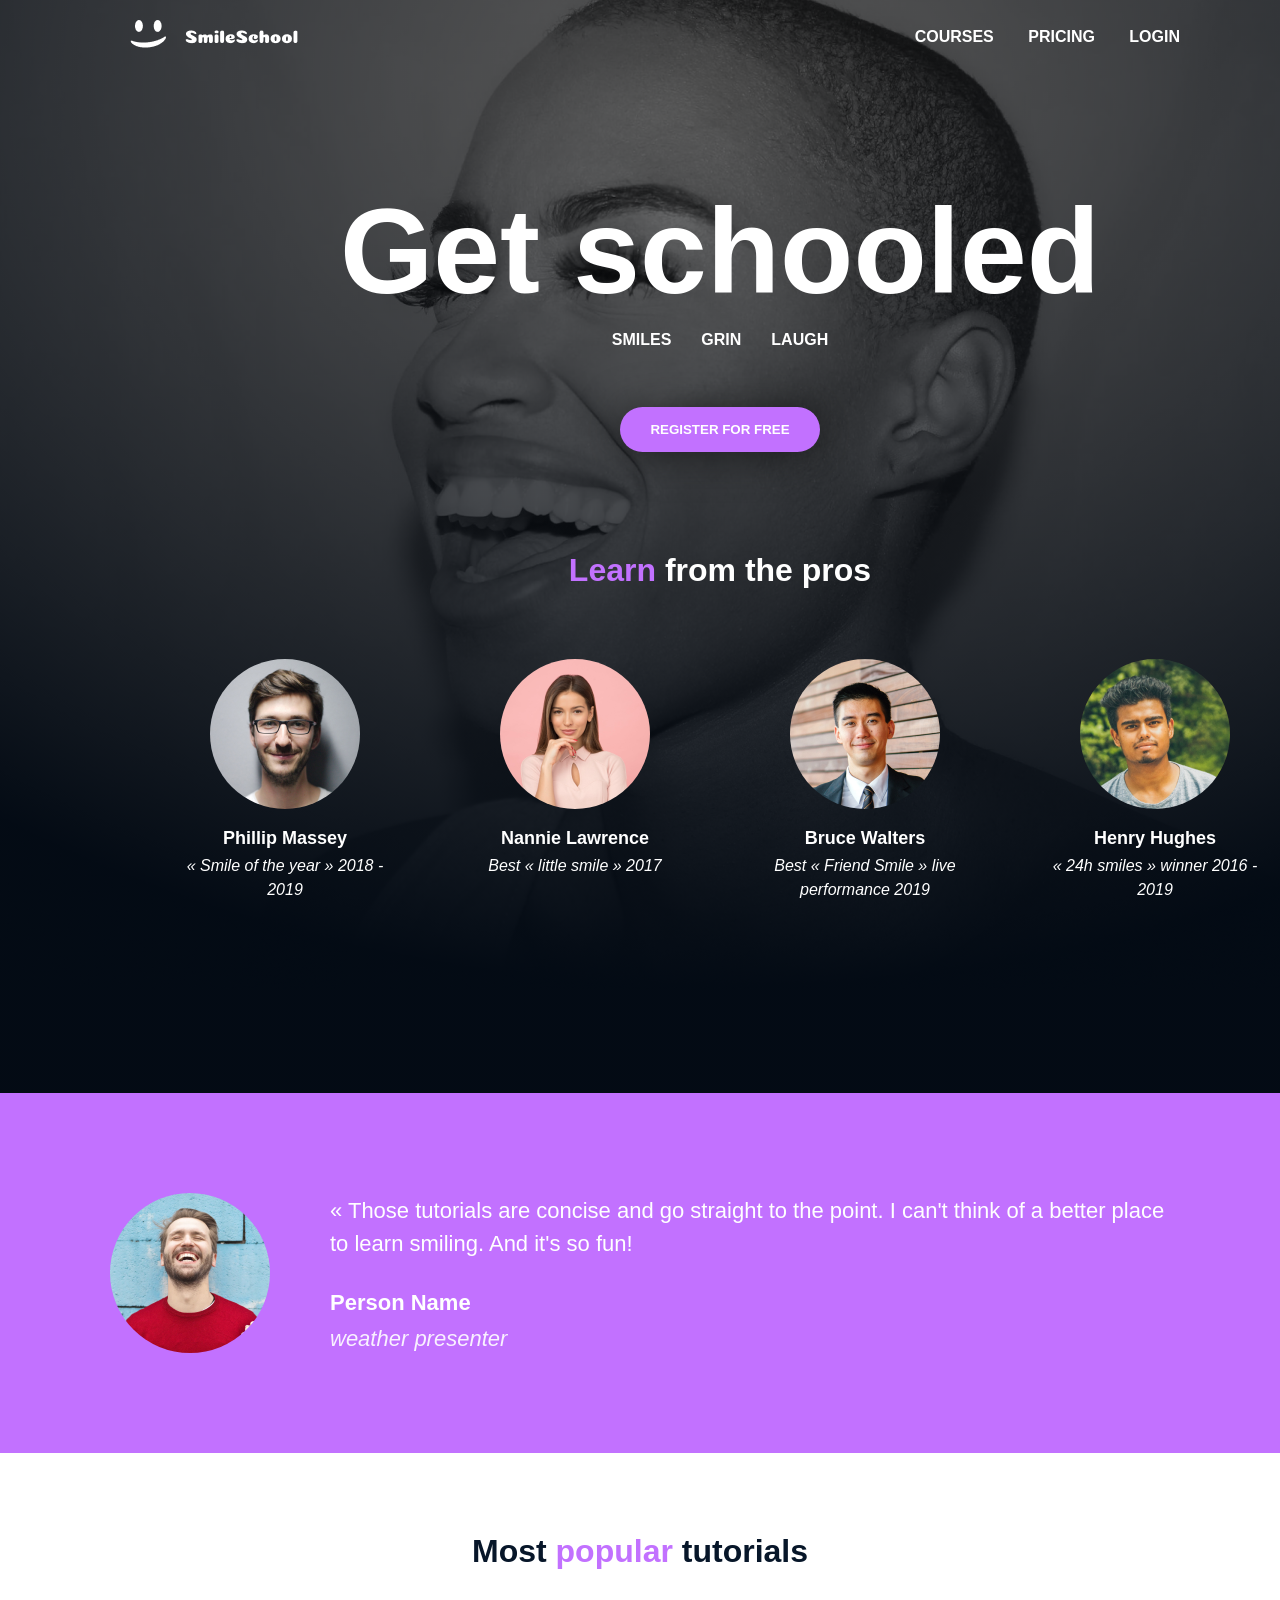
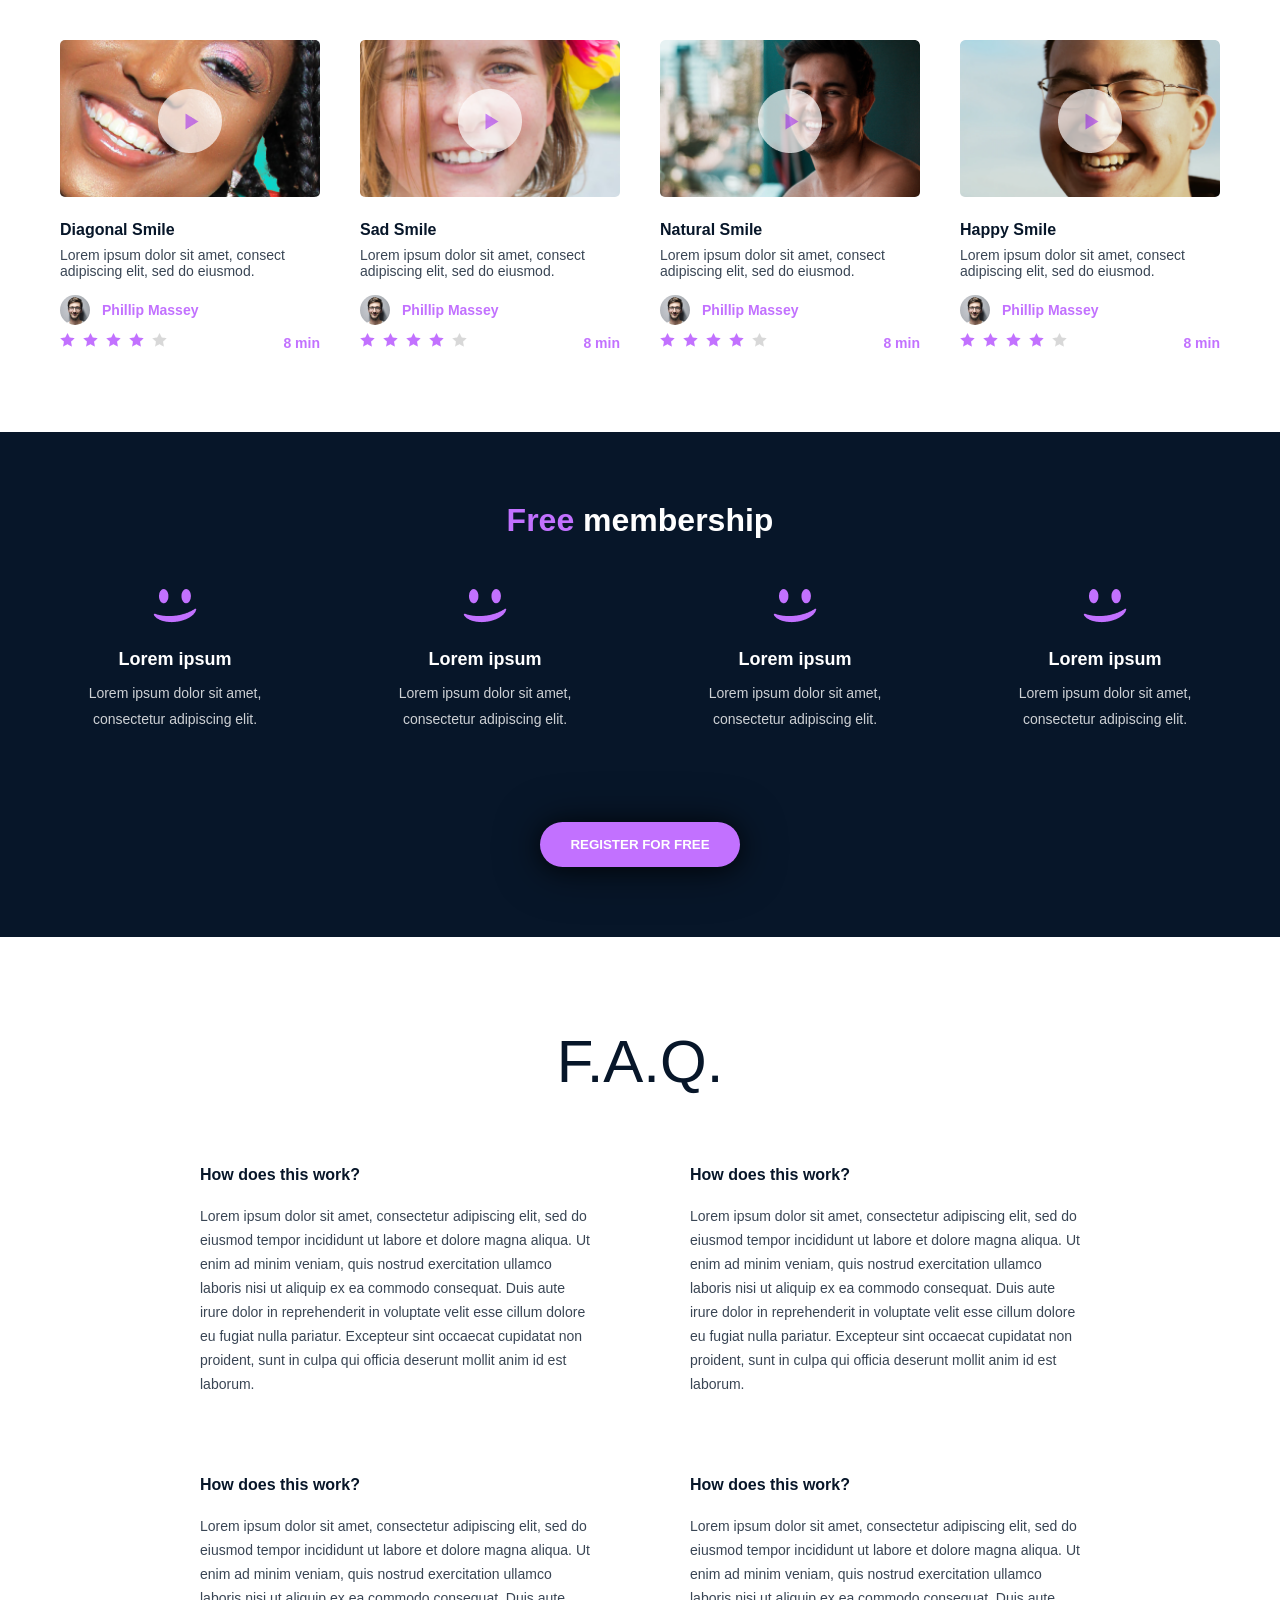
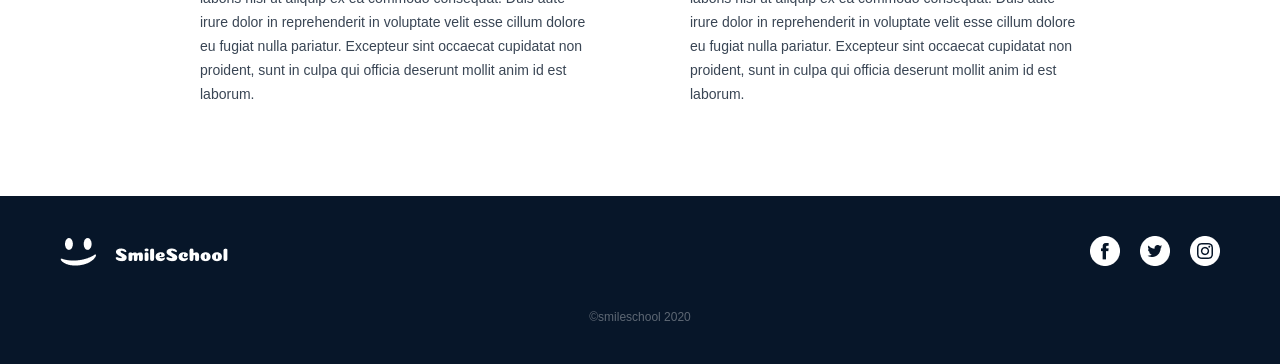
<file: css_advanced/index.html>
<!DOCTYPE html>
<html lang="en">
  <head>
    <meta charset="UTF-8" />
    <meta name="viewport" content="width=device-width, initial-scale=1.0" />
    <title>Smile School Website</title>
    <link rel="stylesheet" href="styles.css" />
  </head>
  <body>
    <header>
      <div>
        <a href="#">
          <img src="./images/logo.png" alt="Logo" />
        </a>
      </div>
      <div>
        <a href="#">COURSES</a>
        <a href="#">PRICING</a>
        <a href="#">LOGIN</a>
      </div>
    </header>
    <main>
      <section class="top-section">
        <div>
          <h1>Get schooled</h1>
          <div class="top-section-text">
            <p>SMILES</p>
            <p>GRIN</p>
            <p>LAUGH</p>
          </div>
          <button class="register-btn">REGISTER FOR FREE</button>
        </div>
        <div class="learn-section">
          <h2 class="learn-title"><span>Learn</span> from the pros</h2>
          <div class="pros-container">
            <div class="pro-card">
              <img src="./images/image1.png" alt="Phillip Massey" />
              <h3>Phillip Massey</h3>
              <p>« Smile of the year » 2018 - 2019</p>
            </div>
            <div class="pro-card">
              <img src="./images/image2.png" alt="Nannie Lawrence" />
              <h3>Nannie Lawrence</h3>
              <p>Best « little smile » 2017</p>
            </div>
            <div class="pro-card">
              <img src="./images/image3.png" alt="Bruce Walters" />
              <h3>Bruce Walters</h3>
              <p>Best « Friend Smile » live performance 2019</p>
            </div>
            <div class="pro-card">
              <img src="./images/image4.png" alt="Henry Hughes" />
              <h3>Henry Hughes</h3>
              <p>« 24h smiles » winner 2016 - 2019</p>
            </div>
          </div>
        </div>
      </section>
      <section class="second-section">
        <div class="quote-container">
          <img src="./images/quote.png" alt="Quote Image Guy" />
          <div class="quote-content">
            <p class="quote-text">
              « Those tutorials are concise and go straight to the point. I
              can't think of a better place to learn smiling. And it's so fun!
            </p>
            <p class="author-name">Person Name</p>
            <p class="author-title">weather presenter</p>
          </div>
        </div>
      </section>
      <section class="tutorial-section">
        <h1>Most <span>popular</span> tutorials</h1>
        <div class="tutorials-container">
          <div class="tutorial-card">
            <div class="tutorial-preview">
              <img src="./images/tut1.png" alt="Tutorial Image 1" />
              <img src="./images/play.png" alt="Play" class="play-icon" />
            </div>
            <h2>Diagonal Smile</h2>
            <p class="tutorial-description">
              Lorem ipsum dolor sit amet, consect adipiscing elit, sed do
              eiusmod.
            </p>
            <div class="author-info">
              <img src="./images/tutauthor.png" alt="Phillip Massey" />
              <h3>Phillip Massey</h3>
            </div>
            <div class="tutorial-statistics">
              <div class="rating">
                <img src="./images/stars.png" alt="stars" />
              </div>
              <p class="duration">8 min</p>
            </div>
          </div>
          <div class="tutorial-card">
            <div class="tutorial-preview">
              <img src="./images/tut2.png" alt="Tutorial Image 2" />
              <img src="./images/play.png" alt="Play" class="play-icon" />
            </div>
            <h2>Sad Smile</h2>
            <p class="tutorial-description">
              Lorem ipsum dolor sit amet, consect adipiscing elit, sed do
              eiusmod.
            </p>
            <div class="author-info">
              <img src="./images/tutauthor.png" alt="Phillip Massey" />
              <h3>Phillip Massey</h3>
            </div>
            <div class="tutorial-statistics">
              <div class="rating">
                <img src="./images/stars.png" alt="stars" />
              </div>
              <p class="duration">8 min</p>
            </div>
          </div>
          <div class="tutorial-card">
            <div class="tutorial-preview">
              <img src="./images/tut3.png" alt="Tutorial Image 3" />
              <img src="./images/play.png" alt="Play" class="play-icon" />
            </div>
            <h2>Natural Smile</h2>
            <p class="tutorial-description">
              Lorem ipsum dolor sit amet, consect adipiscing elit, sed do
              eiusmod.
            </p>
            <div class="author-info">
              <img src="./images/tutauthor.png" alt="Phillip Massey" />
              <h3>Phillip Massey</h3>
            </div>
            <div class="tutorial-statistics">
              <div class="rating">
                <img src="./images/stars.png" alt="stars" />
              </div>
              <p class="duration">8 min</p>
            </div>
          </div>
          <div class="tutorial-card">
            <div class="tutorial-preview">
              <img src="./images/tut4.png" alt="Tutorial Image 4" />
              <img src="./images/play.png" alt="Play" class="play-icon" />
            </div>
            <h2>Happy Smile</h2>
            <p class="tutorial-description">
              Lorem ipsum dolor sit amet, consect adipiscing elit, sed do
              eiusmod.
            </p>
            <div class="author-info">
              <img src="./images/tutauthor.png" alt="Phillip Massey" />
              <h3>Phillip Massey</h3>
            </div>
            <div class="tutorial-statistics">
              <div class="rating">
                <img src="./images/stars.png" alt="stars" />
              </div>
              <p class="duration">8 min</p>
            </div>
          </div>
        </div>
      </section>
      <section class="membership-section">
        <h1><span>Free</span> membership</h1>
        <div class="membership-container">
          <div class="membership-item">
            <img src="./images/smile.png" alt="Membership Image 1" />
            <h2>Lorem ipsum</h2>
            <p>Lorem ipsum dolor sit amet, consectetur adipiscing elit.</p>
          </div>
          <div class="membership-item">
            <img src="./images/smile.png" alt="Membership Image 2" />
            <h2>Lorem ipsum</h2>
            <p>Lorem ipsum dolor sit amet, consectetur adipiscing elit.</p>
          </div>
          <div class="membership-item">
            <img src="./images/smile.png" alt="Membership Image 3" />
            <h2>Lorem ipsum</h2>
            <p>Lorem ipsum dolor sit amet, consectetur adipiscing elit.</p>
          </div>
          <div class="membership-item">
            <img src="./images/smile.png" alt="Membership Image 4" />
            <h2>Lorem ipsum</h2>
            <p>Lorem ipsum dolor sit amet, consectetur adipiscing elit.</p>
          </div>
        </div>
        <button class="register-btn">REGISTER FOR FREE</button>
      </section>
      <section class="faq-section">
        <h1>F.A.Q.</h1>
        <div class="faq-container">
          <div class="faq-row">
            <div class="faq-item">
              <h2>How does this work?</h2>
              <p>
                Lorem ipsum dolor sit amet, consectetur adipiscing elit, sed do
                eiusmod tempor incididunt ut labore et dolore magna aliqua. Ut
                enim ad minim veniam, quis nostrud exercitation ullamco laboris
                nisi ut aliquip ex ea commodo consequat. Duis aute irure dolor
                in reprehenderit in voluptate velit esse cillum dolore eu fugiat
                nulla pariatur. Excepteur sint occaecat cupidatat non proident,
                sunt in culpa qui officia deserunt mollit anim id est laborum.
              </p>
            </div>
            <div class="faq-item">
              <h2>How does this work?</h2>
              <p>
                Lorem ipsum dolor sit amet, consectetur adipiscing elit, sed do
                eiusmod tempor incididunt ut labore et dolore magna aliqua. Ut
                enim ad minim veniam, quis nostrud exercitation ullamco laboris
                nisi ut aliquip ex ea commodo consequat. Duis aute irure dolor
                in reprehenderit in voluptate velit esse cillum dolore eu fugiat
                nulla pariatur. Excepteur sint occaecat cupidatat non proident,
                sunt in culpa qui officia deserunt mollit anim id est laborum.
              </p>
            </div>
          </div>
          <div class="faq-row">
            <div class="faq-item">
              <h2>How does this work?</h2>
              <p>
                Lorem ipsum dolor sit amet, consectetur adipiscing elit, sed do
                eiusmod tempor incididunt ut labore et dolore magna aliqua. Ut
                enim ad minim veniam, quis nostrud exercitation ullamco laboris
                nisi ut aliquip ex ea commodo consequat. Duis aute irure dolor
                in reprehenderit in voluptate velit esse cillum dolore eu fugiat
                nulla pariatur. Excepteur sint occaecat cupidatat non proident,
                sunt in culpa qui officia deserunt mollit anim id est laborum.
              </p>
            </div>
            <div class="faq-item">
              <h2>How does this work?</h2>
              <p>
                Lorem ipsum dolor sit amet, consectetur adipiscing elit, sed do
                eiusmod tempor incididunt ut labore et dolore magna aliqua. Ut
                enim ad minim veniam, quis nostrud exercitation ullamco laboris
                nisi ut aliquip ex ea commodo consequat. Duis aute irure dolor
                in reprehenderit in voluptate velit esse cillum dolore eu fugiat
                nulla pariatur. Excepteur sint occaecat cupidatat non proident,
                sunt in culpa qui officia deserunt mollit anim id est laborum.
              </p>
            </div>
          </div>
        </div>
      </section>
    </main>
    <footer class="footer">
      <div class="footer-container">
        <div class="footer-content">
          <img src="./images/logo.png" alt="Company Logo" class="footer-logo" />
          <div class="social-media">
            <a href="#"><img src="./images/facebook.png" alt="Facebook" /></a>
            <a href="#"><img src="./images/twitter.png" alt="Twitter" /></a>
            <a href="#"><img src="./images/instagram.png" alt="Instagram" /></a>
          </div>
        </div>
        <p class="copyright-text">©smileschool 2020</p>
      </div>
    </footer>
  </body>
</html>
</file>
<file: css_advanced/styles.css>
/* General Styles */

* {
  margin: 0;
  padding: 0;
  box-sizing: border-box;
}

/* Body Styles */

body {
  font-family: "Source Sans Pro", sans-serif;
  color: white;
}

/* Header Styles */

header {
  padding: 20px 100px;
  display: flex;
  justify-content: space-between;
  align-items: center;
  position: absolute;
  width: 100%;
  z-index: 1;
}

header img {
  height: 30px;
}

header div a {
  text-decoration: none;
  color: white;
  margin-left: 30px;
  font-weight: 700;
}

/* Get started section styles */

main section:first-child {
  background: linear-gradient(rgba(0, 0, 0, 0.5), rgba(0, 0, 0, 0.5)),
    url("./images/background.png");
  background-repeat: no-repeat;
  background-size: cover;
  background-position: center;
  min-height: 100vh;
  display: flex;
  flex-direction: column;
  justify-content: center;
  align-items: center;
  text-align: center;
  position: relative;
}

main section:first-child h1 {
  font-size: 120px;
  font-weight: bold;
  margin: 0;
  line-height: 1;
}

.top-section {
  background-image: url("./images/Background.png");
  background-size: cover;
  background-position: center;
  background-repeat: no-repeat;
  position: absolute;
  width: 1440px;
  height: 1093px;
  left: 0px;
  top: 0px;
  background: radial-gradient(
      85.9% 85.9% at 50% 14.1%,
      rgba(41, 48, 61, 0.0001) 0%,
      #071629 100%
    ),
    #000000;
  background-blend-mode: normal, color;
}

.top-section-text {
  display: flex;
  justify-content: center;
  gap: 30px;
  margin: 20px 0;
}

.top-section-text p {
  font-weight: bold;
  font-size: 16px;
}

button.register-btn {
  background: #c271ff;
  border: none;
  border-radius: 25px;
  padding: 15px 30px;
  color: white;
  font-weight: bold;
  margin-top: 38px;
  cursor: pointer;
  filter: drop-shadow(0px 2px 20px rgba(0, 0, 0, 0.5));
}

/* Learn from pros section */

.learn-section {
  margin-top: 100px;
  text-align: center;
  color: white;
}

.learn-title {
  font-size: 32px;
  margin-bottom: 70px;
}

.learn-title span {
  color: #c271ff;
}

.pros-container {
  display: flex;
  justify-content: center;
  gap: 70px;
  max-width: 1200px;
  margin: 0 auto;
  padding: 0 20px;
}

.pro-card {
  width: 220px;
}

.pro-card img {
  width: 150px;
  height: 150px;
  border-radius: 50%;
  margin-bottom: 15px;
  object-fit: cover;
}

.pro-card h3 {
  color: white;
  font-size: 18px;
  margin-bottom: 5px;
}

.pro-card p {
  color: white;
  font-style: italic;
  font-size: 16px;
  line-height: 1.5;
}

/* Quote section styles */

.second-section {
  background: #c271ff;
  padding: 100px 0;
}

.quote-container {
  max-width: 1100px;
  margin: 0 auto;
  display: flex;
  align-items: center;
  gap: 60px;
  padding: 0 20px;
}

.quote-container img {
  width: 160px;
  height: 160px;
  border-radius: 50%;
  object-fit: cover;
}

.quote-content {
  flex: 1;
}

.quote-text {
  font-size: 22px;
  line-height: 1.5;
  margin-bottom: 30px;
}

.author-name {
  font-weight: bold;
  font-size: 22px;
  margin-bottom: 10px;
}

.author-title {
  font-style: italic;
  font-size: 22px;
  opacity: 0.9;
}

/* Tutorials section styles */

.tutorial-section {
  padding: 80px 0;
  color: #071629;
  text-align: center;
}

.tutorial-section h1 {
  font-size: 32px;
  margin-bottom: 70px;
}

.tutorial-section h1 span {
  color: #c271ff;
}

.tutorials-container {
  display: grid;
  grid-template-columns: repeat(4, 1fr);
  gap: 40px;
  max-width: 1200px;
  margin: 0 auto;
  padding: 0 20px;
}

.tutorial-card {
  text-align: left;
}

.tutorial-preview {
  position: relative;
  margin-bottom: 20px;
}

.tutorial-preview img {
  width: 100%;
  height: auto;
  border-radius: 5px;
}

.play-icon {
  position: absolute;
  top: 50%;
  left: 50%;
  transform: translate(-50%, -50%);
  width: 64px !important;
  height: 64px;
  opacity: 0.8;
}

.tutorial-card h2 {
  font-size: 16px;
  font-weight: bold;
  margin-bottom: 8px;
}

.tutorial-description {
  font-size: 14px;
  color: rgba(7, 22, 41, 0.8);
  margin-bottom: 16px;
}

.author-info {
  display: flex;
  align-items: center;
  gap: 12px;
  margin-bottom: 8px;
}

.author-info img {
  width: 30px;
  height: 30px;
  border-radius: 50%;
}

.author-info h3 {
  color: #c271ff;
  font-size: 14px;
  font-weight: 600;
}

.tutorial-statistics {
  display: flex;
  justify-content: space-between;
  align-items: center;
}

.rating img {
  height: 15px;
}

.duration {
  color: #c271ff;
  font-size: 14px;
  font-weight: 600;
}

/* Membership section styles */

.membership-section {
  background: #071629;
  padding: 70px 0;
  text-align: center;
}

.membership-section h1 {
  font-size: 32px;
  margin-bottom: 50px;
}

.membership-section h1 span {
  color: #c271ff;
}

.membership-container {
  display: grid;
  grid-template-columns: repeat(4, 1fr);
  gap: 80px;
  max-width: 1200px;
  margin: 0 auto 70px;
  padding: 0 20px;
}

.membership-item {
  color: white;
}

.membership-item img {
  width: 45px;
  margin-bottom: 20px;
}

.membership-item h2 {
  font-size: 18px;
  margin-bottom: 10px;
}

.membership-item p {
  font-size: 14px;
  line-height: 26px;
  opacity: 0.8;
}

.membership-section .register-btn {
  background: #c271ff;
  border: none;
  border-radius: 25px;
  padding: 15px 30px;
  color: white;
  font-weight: bold;
  cursor: pointer;
  box-shadow: 0px 2px 20px rgba(0, 0, 0, 0.5);
  margin-top: 20px;
}

/* FAQ section styles */

.faq-section {
  padding: 90px 0;
  background: white;
}

.faq-section h1 {
  color: #071629;
  font-size: 60px;
  font-weight: 300;
  text-align: center;
  margin-bottom: 70px;
}

.faq-container {
  max-width: 920px;
  margin: 0 auto;
  padding: 0 20px;
}

.faq-row {
  display: flex;
  gap: 100px;
  margin-bottom: 80px;
}

.faq-row:last-child {
  margin-bottom: 0;
}

.faq-item {
  flex: 1;
}

.faq-item h2 {
  color: #071629;
  font-size: 16px;
  font-weight: bold;
  margin-bottom: 20px;
}

.faq-item p {
  color: rgba(7, 22, 41, 0.8);
  font-size: 14px;
  line-height: 24px;
}

/* Footer styles */

.footer {
  background: #071629;
  padding: 40px 0;
}

.footer-container {
  max-width: 1200px;
  margin: 0 auto;
  padding: 0 20px;
}

.footer-content {
  display: flex;
  justify-content: space-between;
  align-items: center;
  margin-bottom: 40px;
}

.footer-logo {
  height: 30px;
}

.social-media {
  display: flex;
  gap: 20px;
}

.social-media img {
  width: 30px;
  height: 30px;
}

.copyright-text {
  color: rgba(255, 255, 255, 0.35);
  text-align: center;
  font-size: 12px;
}
</file>
